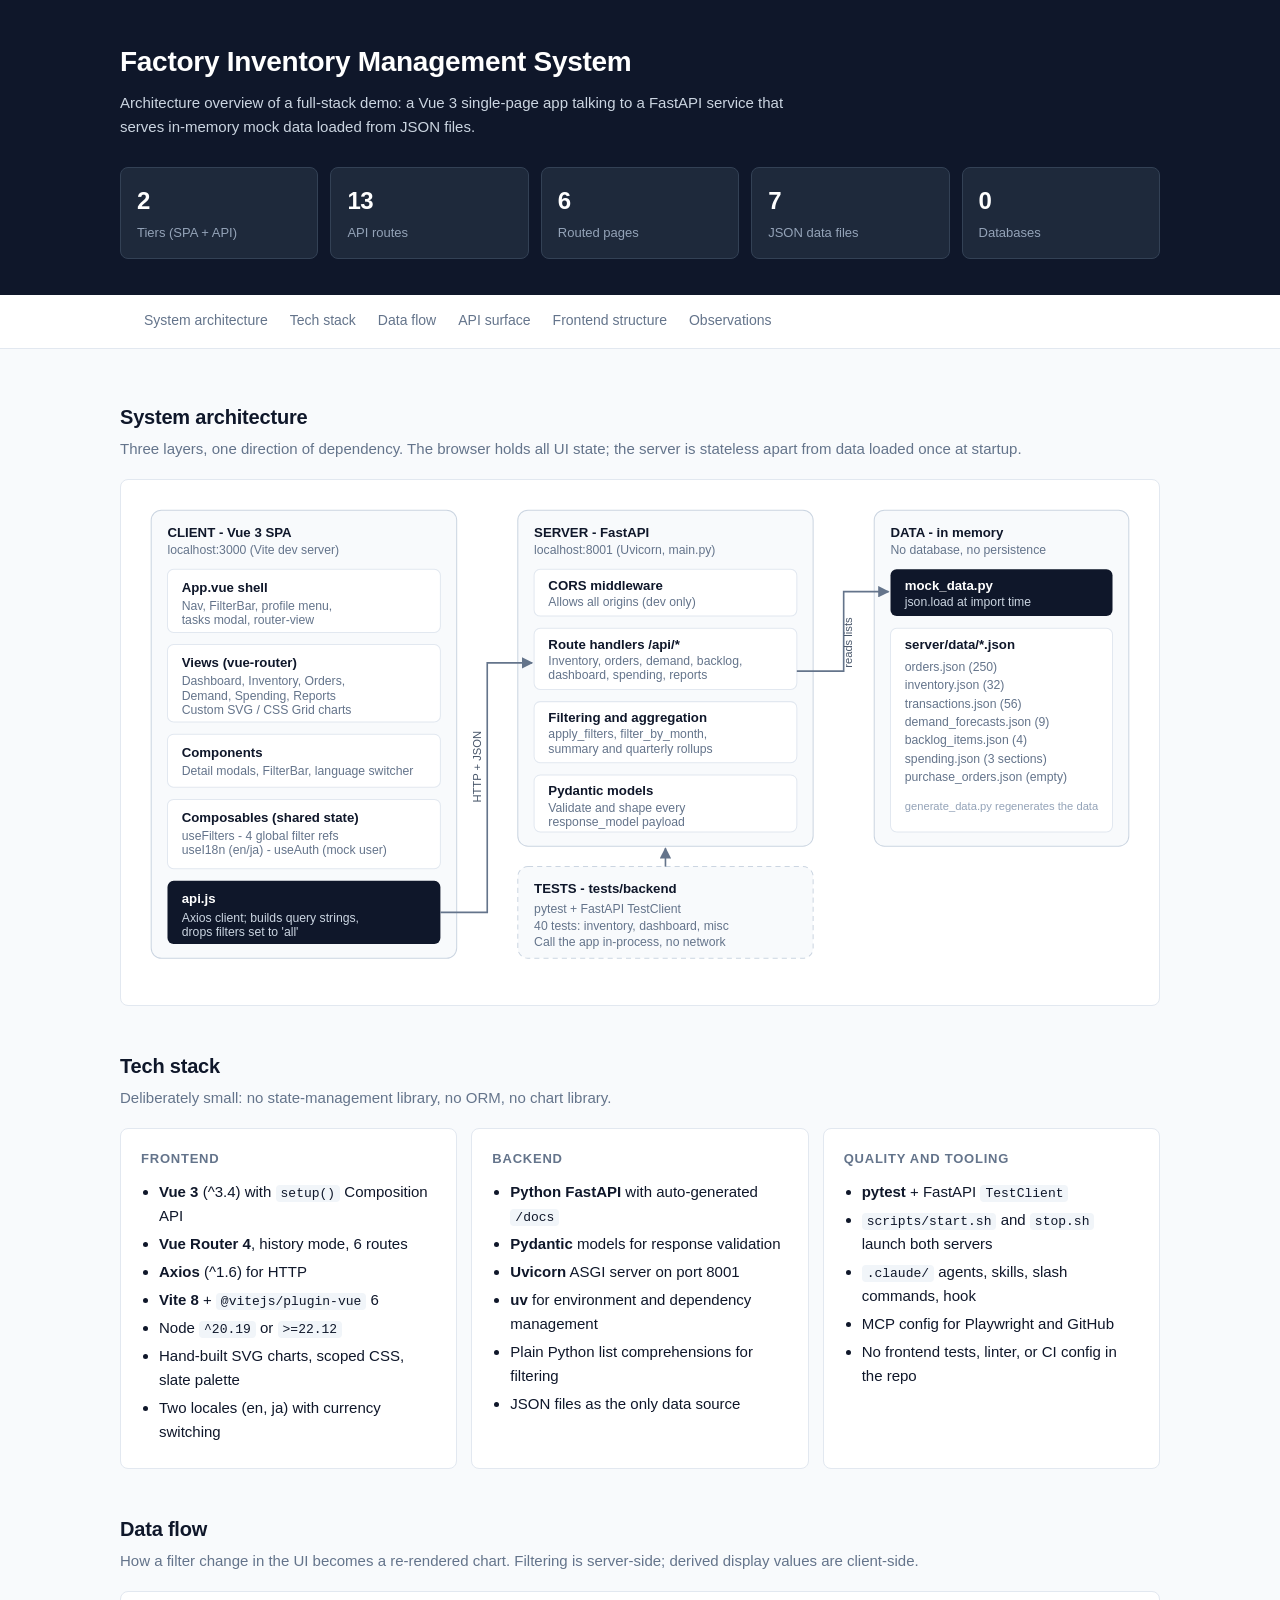
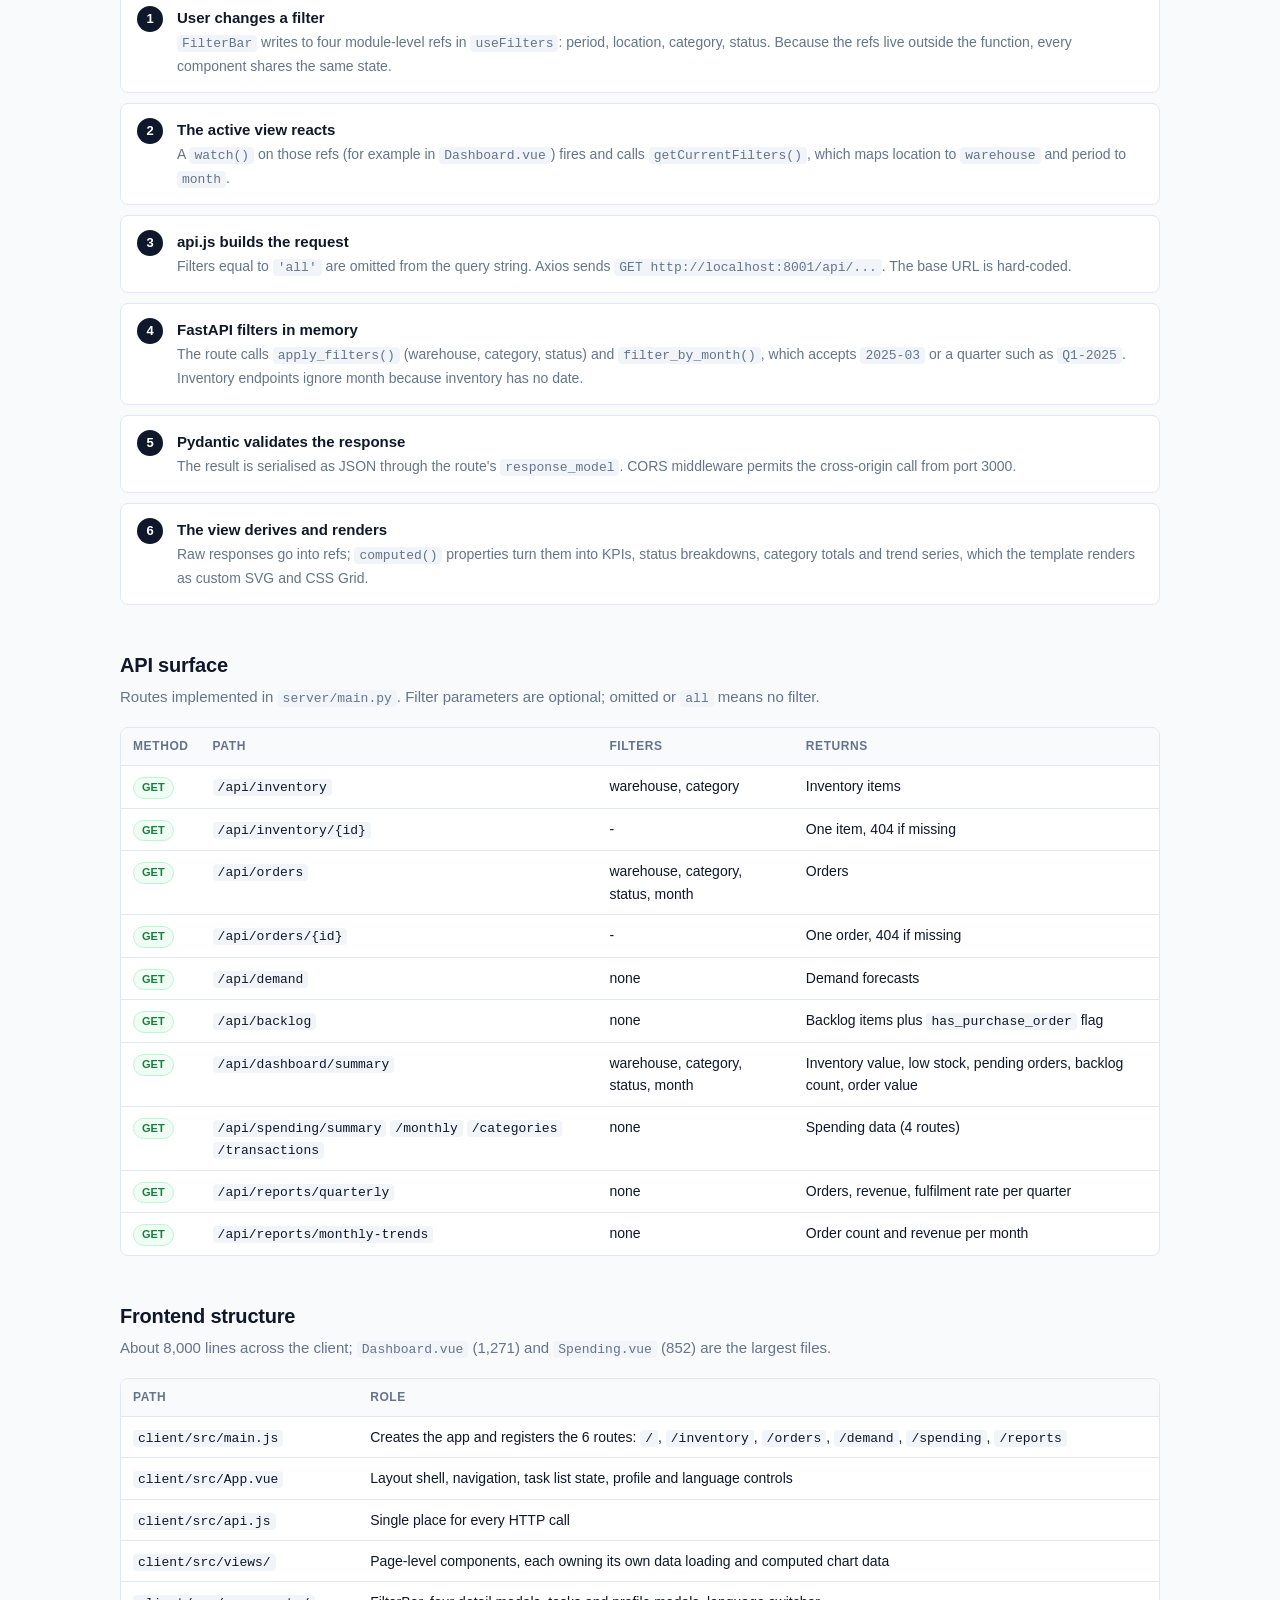
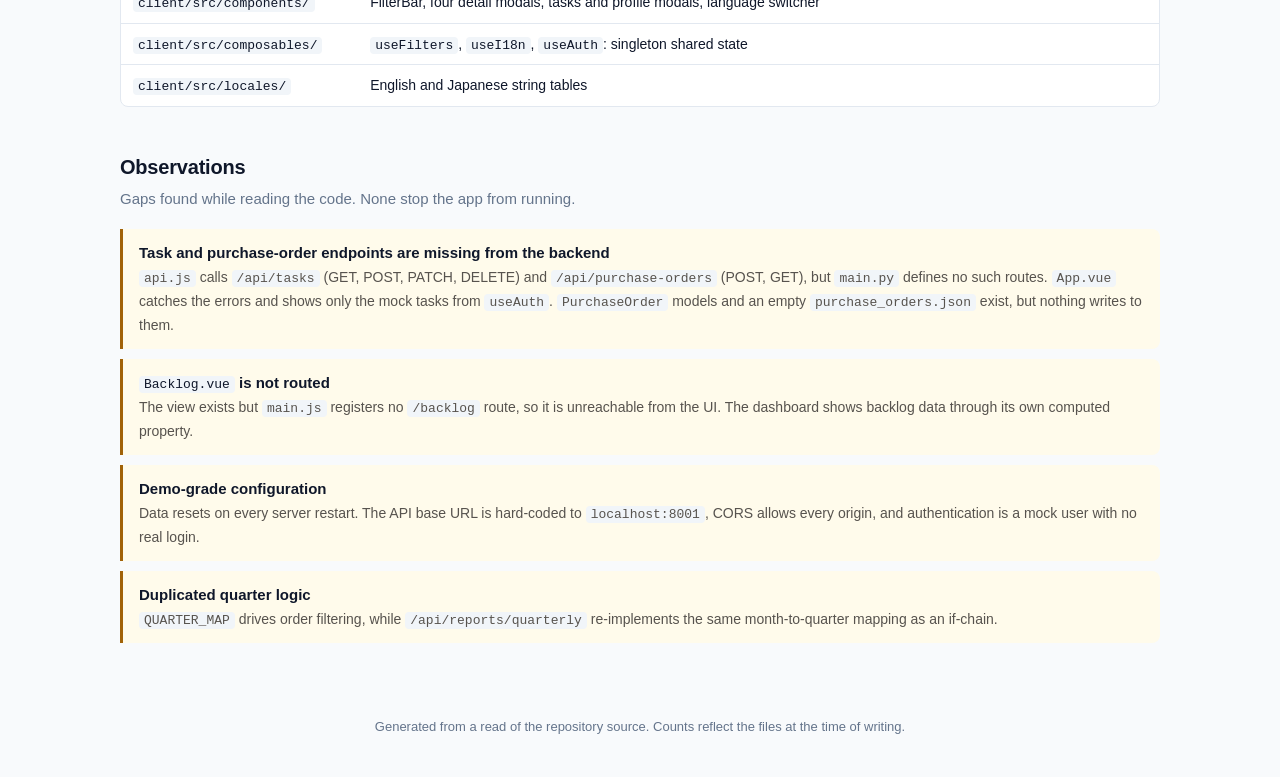
<file: docs/architecture.html>
<!doctype html>
<html lang="en">
<head>
<meta charset="utf-8">
<meta name="viewport" content="width=device-width, initial-scale=1">
<title>Factory Inventory Management - Architecture</title>
<style>
  :root {
    --ink: #0f172a;
    --muted: #64748b;
    --line: #e2e8f0;
    --bg: #f8fafc;
    --card: #ffffff;
    --accent: #1e3a5f;
    --green: #15803d;
    --blue: #1d4ed8;
    --yellow: #a16207;
    --red: #b91c1c;
  }
  * { box-sizing: border-box; }
  body {
    margin: 0;
    background: var(--bg);
    color: var(--ink);
    font: 15px/1.6 -apple-system, BlinkMacSystemFont, "Segoe UI", Roboto, Helvetica, Arial, sans-serif;
  }
  header {
    background: var(--ink);
    color: #fff;
    padding: 40px 24px 36px;
  }
  .wrap { max-width: 1040px; margin: 0 auto; }
  header h1 { margin: 0 0 6px; font-size: 28px; font-weight: 650; letter-spacing: -0.01em; }
  header p { margin: 0; color: #cbd5e1; max-width: 680px; }
  nav { background: var(--card); border-bottom: 1px solid var(--line); position: sticky; top: 0; z-index: 5; }
  nav .wrap { display: flex; gap: 22px; padding: 0 24px; overflow-x: auto; }
  nav a { color: var(--muted); text-decoration: none; padding: 14px 0; font-size: 14px; white-space: nowrap; border-bottom: 2px solid transparent; }
  nav a:hover { color: var(--ink); border-bottom-color: var(--ink); }
  main { padding: 8px 24px 64px; }
  section { margin-top: 44px; }
  h2 { font-size: 20px; margin: 0 0 4px; letter-spacing: -0.01em; }
  .lede { color: var(--muted); margin: 0 0 18px; }
  .card { background: var(--card); border: 1px solid var(--line); border-radius: 8px; padding: 20px; }
  .stats { display: grid; grid-template-columns: repeat(auto-fit, minmax(150px, 1fr)); gap: 12px; margin-top: 28px; }
  .stat { background: var(--card); border: 1px solid var(--line); border-radius: 8px; padding: 14px 16px; }
  .stat b { display: block; font-size: 24px; letter-spacing: -0.02em; }
  .stat span { color: var(--muted); font-size: 13px; }
  .scroll { overflow-x: auto; }
  svg text { font-family: inherit; }
  .grid-3 { display: grid; grid-template-columns: repeat(auto-fit, minmax(290px, 1fr)); gap: 14px; }
  .grid-3 h3 { margin: 0 0 10px; font-size: 13px; text-transform: uppercase; letter-spacing: 0.06em; color: var(--muted); }
  table { width: 100%; border-collapse: collapse; font-size: 14px; }
  th, td { text-align: left; padding: 9px 12px; border-bottom: 1px solid var(--line); vertical-align: top; }
  th { font-size: 12px; text-transform: uppercase; letter-spacing: 0.05em; color: var(--muted); font-weight: 600; background: var(--bg); }
  tr:last-child td { border-bottom: 0; }
  code { font: 13px ui-monospace, SFMono-Regular, Menlo, Consolas, monospace; background: #f1f5f9; padding: 1px 5px; border-radius: 4px; }
  ul.plain { margin: 0; padding-left: 18px; }
  ul.plain li { margin: 4px 0; }
  .tag { display: inline-block; font-size: 11px; font-weight: 600; padding: 1px 8px; border-radius: 999px; border: 1px solid; }
  .tag.get { color: var(--green); border-color: #bbf7d0; background: #f0fdf4; }
  .tag.post { color: var(--blue); border-color: #bfdbfe; background: #eff6ff; }
  .tag.patch { color: var(--yellow); border-color: #fde68a; background: #fefce8; }
  .tag.del { color: var(--red); border-color: #fecaca; background: #fef2f2; }
  .steps { list-style: none; margin: 0; padding: 0; counter-reset: s; }
  .steps li { counter-increment: s; position: relative; padding: 14px 16px 14px 56px; background: var(--card); border: 1px solid var(--line); border-radius: 8px; margin-bottom: 10px; }
  .steps li::before {
    content: counter(s);
    position: absolute; left: 16px; top: 14px;
    width: 26px; height: 26px; border-radius: 50%;
    background: var(--ink); color: #fff; font-size: 13px; font-weight: 600;
    display: flex; align-items: center; justify-content: center;
  }
  .steps b { display: block; }
  .steps span { color: var(--muted); font-size: 14px; }
  .note { border-left: 3px solid var(--yellow); background: #fffbeb; padding: 12px 16px; border-radius: 0 8px 8px 0; margin-bottom: 10px; }
  .note b { display: block; }
  .note span { color: #57534e; font-size: 14px; }
  footer { color: var(--muted); font-size: 13px; text-align: center; padding: 0 24px 40px; }
</style>
</head>
<body>

<header>
  <div class="wrap">
    <h1>Factory Inventory Management System</h1>
    <p>Architecture overview of a full-stack demo: a Vue 3 single-page app talking to a FastAPI service that serves in-memory mock data loaded from JSON files.</p>
    <div class="stats">
      <div class="stat" style="background:#1e293b;border-color:#334155"><b>2</b><span style="color:#94a3b8">Tiers (SPA + API)</span></div>
      <div class="stat" style="background:#1e293b;border-color:#334155"><b>13</b><span style="color:#94a3b8">API routes</span></div>
      <div class="stat" style="background:#1e293b;border-color:#334155"><b>6</b><span style="color:#94a3b8">Routed pages</span></div>
      <div class="stat" style="background:#1e293b;border-color:#334155"><b>7</b><span style="color:#94a3b8">JSON data files</span></div>
      <div class="stat" style="background:#1e293b;border-color:#334155"><b>0</b><span style="color:#94a3b8">Databases</span></div>
    </div>
  </div>
</header>

<nav>
  <div class="wrap">
    <a href="#architecture">System architecture</a>
    <a href="#stack">Tech stack</a>
    <a href="#dataflow">Data flow</a>
    <a href="#api">API surface</a>
    <a href="#frontend">Frontend structure</a>
    <a href="#observations">Observations</a>
  </div>
</nav>

<main>
<div class="wrap">

<section id="architecture">
  <h2>System architecture</h2>
  <p class="lede">Three layers, one direction of dependency. The browser holds all UI state; the server is stateless apart from data loaded once at startup.</p>
  <div class="card scroll">
    <svg viewBox="0 0 980 470" width="100%" style="min-width:820px" role="img" aria-label="System architecture diagram: Vue client, FastAPI server, JSON data files, and pytest tests">
      <defs>
        <marker id="arrow" viewBox="0 0 10 10" refX="9" refY="5" markerWidth="7" markerHeight="7" orient="auto-start-reverse">
          <path d="M0 0L10 5L0 10z" fill="#64748b"/>
        </marker>
      </defs>

      <!-- Client tier -->
      <rect x="10" y="10" width="300" height="440" rx="10" fill="#f8fafc" stroke="#cbd5e1"/>
      <text x="26" y="36" font-size="13" font-weight="700" fill="#0f172a">CLIENT  -  Vue 3 SPA</text>
      <text x="26" y="53" font-size="12" fill="#64748b">localhost:3000  (Vite dev server)</text>

      <rect x="26" y="68" width="268" height="62" rx="6" fill="#fff" stroke="#e2e8f0"/>
      <text x="40" y="90" font-size="13" font-weight="600" fill="#0f172a">App.vue shell</text>
      <text x="40" y="108" font-size="12" fill="#64748b">Nav, FilterBar, profile menu,</text>
      <text x="40" y="122" font-size="12" fill="#64748b">tasks modal, router-view</text>

      <rect x="26" y="142" width="268" height="76" rx="6" fill="#fff" stroke="#e2e8f0"/>
      <text x="40" y="164" font-size="13" font-weight="600" fill="#0f172a">Views (vue-router)</text>
      <text x="40" y="182" font-size="12" fill="#64748b">Dashboard, Inventory, Orders,</text>
      <text x="40" y="196" font-size="12" fill="#64748b">Demand, Spending, Reports</text>
      <text x="40" y="210" font-size="12" fill="#64748b">Custom SVG / CSS Grid charts</text>

      <rect x="26" y="230" width="268" height="52" rx="6" fill="#fff" stroke="#e2e8f0"/>
      <text x="40" y="252" font-size="13" font-weight="600" fill="#0f172a">Components</text>
      <text x="40" y="270" font-size="12" fill="#64748b">Detail modals, FilterBar, language switcher</text>

      <rect x="26" y="294" width="268" height="68" rx="6" fill="#fff" stroke="#e2e8f0"/>
      <text x="40" y="316" font-size="13" font-weight="600" fill="#0f172a">Composables (shared state)</text>
      <text x="40" y="334" font-size="12" fill="#64748b">useFilters  -  4 global filter refs</text>
      <text x="40" y="348" font-size="12" fill="#64748b">useI18n (en/ja)  -  useAuth (mock user)</text>

      <rect x="26" y="374" width="268" height="62" rx="6" fill="#0f172a"/>
      <text x="40" y="396" font-size="13" font-weight="600" fill="#fff">api.js</text>
      <text x="40" y="414" font-size="12" fill="#cbd5e1">Axios client; builds query strings,</text>
      <text x="40" y="428" font-size="12" fill="#cbd5e1">drops filters set to 'all'</text>

      <!-- Server tier -->
      <rect x="370" y="10" width="290" height="330" rx="10" fill="#f8fafc" stroke="#cbd5e1"/>
      <text x="386" y="36" font-size="13" font-weight="700" fill="#0f172a">SERVER  -  FastAPI</text>
      <text x="386" y="53" font-size="12" fill="#64748b">localhost:8001  (Uvicorn, main.py)</text>

      <rect x="386" y="68" width="258" height="46" rx="6" fill="#fff" stroke="#e2e8f0"/>
      <text x="400" y="88" font-size="13" font-weight="600" fill="#0f172a">CORS middleware</text>
      <text x="400" y="104" font-size="12" fill="#64748b">Allows all origins (dev only)</text>

      <rect x="386" y="126" width="258" height="60" rx="6" fill="#fff" stroke="#e2e8f0"/>
      <text x="400" y="146" font-size="13" font-weight="600" fill="#0f172a">Route handlers  /api/*</text>
      <text x="400" y="162" font-size="12" fill="#64748b">Inventory, orders, demand, backlog,</text>
      <text x="400" y="176" font-size="12" fill="#64748b">dashboard, spending, reports</text>

      <rect x="386" y="198" width="258" height="60" rx="6" fill="#fff" stroke="#e2e8f0"/>
      <text x="400" y="218" font-size="13" font-weight="600" fill="#0f172a">Filtering and aggregation</text>
      <text x="400" y="234" font-size="12" fill="#64748b">apply_filters, filter_by_month,</text>
      <text x="400" y="248" font-size="12" fill="#64748b">summary and quarterly rollups</text>

      <rect x="386" y="270" width="258" height="56" rx="6" fill="#fff" stroke="#e2e8f0"/>
      <text x="400" y="290" font-size="13" font-weight="600" fill="#0f172a">Pydantic models</text>
      <text x="400" y="306" font-size="12" fill="#64748b">Validate and shape every</text>
      <text x="400" y="320" font-size="12" fill="#64748b">response_model payload</text>

      <!-- Tests -->
      <rect x="370" y="360" width="290" height="90" rx="10" fill="#f8fafc" stroke="#cbd5e1" stroke-dasharray="5 4"/>
      <text x="386" y="386" font-size="13" font-weight="700" fill="#0f172a">TESTS  -  tests/backend</text>
      <text x="386" y="406" font-size="12" fill="#64748b">pytest + FastAPI TestClient</text>
      <text x="386" y="422" font-size="12" fill="#64748b">40 tests: inventory, dashboard, misc</text>
      <text x="386" y="438" font-size="12" fill="#64748b">Call the app in-process, no network</text>

      <!-- Data tier -->
      <rect x="720" y="10" width="250" height="330" rx="10" fill="#f8fafc" stroke="#cbd5e1"/>
      <text x="736" y="36" font-size="13" font-weight="700" fill="#0f172a">DATA  -  in memory</text>
      <text x="736" y="53" font-size="12" fill="#64748b">No database, no persistence</text>

      <rect x="736" y="68" width="218" height="46" rx="6" fill="#0f172a"/>
      <text x="750" y="88" font-size="13" font-weight="600" fill="#fff">mock_data.py</text>
      <text x="750" y="104" font-size="12" fill="#cbd5e1">json.load at import time</text>

      <rect x="736" y="126" width="218" height="200" rx="6" fill="#fff" stroke="#e2e8f0"/>
      <text x="750" y="146" font-size="13" font-weight="600" fill="#0f172a">server/data/*.json</text>
      <text x="750" y="168" font-size="12" fill="#64748b">orders.json  (250)</text>
      <text x="750" y="186" font-size="12" fill="#64748b">inventory.json  (32)</text>
      <text x="750" y="204" font-size="12" fill="#64748b">transactions.json  (56)</text>
      <text x="750" y="222" font-size="12" fill="#64748b">demand_forecasts.json  (9)</text>
      <text x="750" y="240" font-size="12" fill="#64748b">backlog_items.json  (4)</text>
      <text x="750" y="258" font-size="12" fill="#64748b">spending.json  (3 sections)</text>
      <text x="750" y="276" font-size="12" fill="#64748b">purchase_orders.json  (empty)</text>
      <text x="750" y="304" font-size="11" fill="#94a3b8">generate_data.py regenerates the data</text>

      <!-- Arrows -->
      <path d="M294 405 H340 V160 H384" fill="none" stroke="#64748b" stroke-width="1.6" marker-end="url(#arrow)"/>
      <text x="334" y="262" font-size="11" fill="#475569" transform="rotate(-90 334 262)" text-anchor="middle">HTTP + JSON</text>

      <path d="M644 168 H690 V90 H734" fill="none" stroke="#64748b" stroke-width="1.6" marker-end="url(#arrow)"/>
      <text x="698" y="140" font-size="11" fill="#475569" transform="rotate(-90 698 140)" text-anchor="middle">reads lists</text>

      <path d="M515 360 V342" fill="none" stroke="#64748b" stroke-width="1.6" marker-end="url(#arrow)"/>
    </svg>
  </div>
</section>

<section id="stack">
  <h2>Tech stack</h2>
  <p class="lede">Deliberately small: no state-management library, no ORM, no chart library.</p>
  <div class="grid-3">
    <div class="card">
      <h3>Frontend</h3>
      <ul class="plain">
        <li><b>Vue 3</b> (^3.4) with <code>setup()</code> Composition API</li>
        <li><b>Vue Router 4</b>, history mode, 6 routes</li>
        <li><b>Axios</b> (^1.6) for HTTP</li>
        <li><b>Vite 8</b> + <code>@vitejs/plugin-vue</code> 6</li>
        <li>Node <code>^20.19</code> or <code>&gt;=22.12</code></li>
        <li>Hand-built SVG charts, scoped CSS, slate palette</li>
        <li>Two locales (en, ja) with currency switching</li>
      </ul>
    </div>
    <div class="card">
      <h3>Backend</h3>
      <ul class="plain">
        <li><b>Python FastAPI</b> with auto-generated <code>/docs</code></li>
        <li><b>Pydantic</b> models for response validation</li>
        <li><b>Uvicorn</b> ASGI server on port 8001</li>
        <li><b>uv</b> for environment and dependency management</li>
        <li>Plain Python list comprehensions for filtering</li>
        <li>JSON files as the only data source</li>
      </ul>
    </div>
    <div class="card">
      <h3>Quality and tooling</h3>
      <ul class="plain">
        <li><b>pytest</b> + FastAPI <code>TestClient</code></li>
        <li><code>scripts/start.sh</code> and <code>stop.sh</code> launch both servers</li>
        <li><code>.claude/</code> agents, skills, slash commands, hook</li>
        <li>MCP config for Playwright and GitHub</li>
        <li>No frontend tests, linter, or CI config in the repo</li>
      </ul>
    </div>
  </div>
</section>

<section id="dataflow">
  <h2>Data flow</h2>
  <p class="lede">How a filter change in the UI becomes a re-rendered chart. Filtering is server-side; derived display values are client-side.</p>
  <ol class="steps">
    <li>
      <b>User changes a filter</b>
      <span><code>FilterBar</code> writes to four module-level refs in <code>useFilters</code>: period, location, category, status. Because the refs live outside the function, every component shares the same state.</span>
    </li>
    <li>
      <b>The active view reacts</b>
      <span>A <code>watch()</code> on those refs (for example in <code>Dashboard.vue</code>) fires and calls <code>getCurrentFilters()</code>, which maps location to <code>warehouse</code> and period to <code>month</code>.</span>
    </li>
    <li>
      <b>api.js builds the request</b>
      <span>Filters equal to <code>'all'</code> are omitted from the query string. Axios sends <code>GET http://localhost:8001/api/...</code>. The base URL is hard-coded.</span>
    </li>
    <li>
      <b>FastAPI filters in memory</b>
      <span>The route calls <code>apply_filters()</code> (warehouse, category, status) and <code>filter_by_month()</code>, which accepts <code>2025-03</code> or a quarter such as <code>Q1-2025</code>. Inventory endpoints ignore month because inventory has no date.</span>
    </li>
    <li>
      <b>Pydantic validates the response</b>
      <span>The result is serialised as JSON through the route's <code>response_model</code>. CORS middleware permits the cross-origin call from port 3000.</span>
    </li>
    <li>
      <b>The view derives and renders</b>
      <span>Raw responses go into refs; <code>computed()</code> properties turn them into KPIs, status breakdowns, category totals and trend series, which the template renders as custom SVG and CSS Grid.</span>
    </li>
  </ol>
</section>

<section id="api">
  <h2>API surface</h2>
  <p class="lede">Routes implemented in <code>server/main.py</code>. Filter parameters are optional; omitted or <code>all</code> means no filter.</p>
  <div class="card scroll" style="padding:0">
    <table>
      <thead><tr><th>Method</th><th>Path</th><th>Filters</th><th>Returns</th></tr></thead>
      <tbody>
        <tr><td><span class="tag get">GET</span></td><td><code>/api/inventory</code></td><td>warehouse, category</td><td>Inventory items</td></tr>
        <tr><td><span class="tag get">GET</span></td><td><code>/api/inventory/{id}</code></td><td>-</td><td>One item, 404 if missing</td></tr>
        <tr><td><span class="tag get">GET</span></td><td><code>/api/orders</code></td><td>warehouse, category, status, month</td><td>Orders</td></tr>
        <tr><td><span class="tag get">GET</span></td><td><code>/api/orders/{id}</code></td><td>-</td><td>One order, 404 if missing</td></tr>
        <tr><td><span class="tag get">GET</span></td><td><code>/api/demand</code></td><td>none</td><td>Demand forecasts</td></tr>
        <tr><td><span class="tag get">GET</span></td><td><code>/api/backlog</code></td><td>none</td><td>Backlog items plus <code>has_purchase_order</code> flag</td></tr>
        <tr><td><span class="tag get">GET</span></td><td><code>/api/dashboard/summary</code></td><td>warehouse, category, status, month</td><td>Inventory value, low stock, pending orders, backlog count, order value</td></tr>
        <tr><td><span class="tag get">GET</span></td><td><code>/api/spending/summary</code> <code>/monthly</code> <code>/categories</code> <code>/transactions</code></td><td>none</td><td>Spending data (4 routes)</td></tr>
        <tr><td><span class="tag get">GET</span></td><td><code>/api/reports/quarterly</code></td><td>none</td><td>Orders, revenue, fulfilment rate per quarter</td></tr>
        <tr><td><span class="tag get">GET</span></td><td><code>/api/reports/monthly-trends</code></td><td>none</td><td>Order count and revenue per month</td></tr>
      </tbody>
    </table>
  </div>
</section>

<section id="frontend">
  <h2>Frontend structure</h2>
  <p class="lede">About 8,000 lines across the client; <code>Dashboard.vue</code> (1,271) and <code>Spending.vue</code> (852) are the largest files.</p>
  <div class="card scroll" style="padding:0">
    <table>
      <thead><tr><th>Path</th><th>Role</th></tr></thead>
      <tbody>
        <tr><td><code>client/src/main.js</code></td><td>Creates the app and registers the 6 routes: <code>/</code>, <code>/inventory</code>, <code>/orders</code>, <code>/demand</code>, <code>/spending</code>, <code>/reports</code></td></tr>
        <tr><td><code>client/src/App.vue</code></td><td>Layout shell, navigation, task list state, profile and language controls</td></tr>
        <tr><td><code>client/src/api.js</code></td><td>Single place for every HTTP call</td></tr>
        <tr><td><code>client/src/views/</code></td><td>Page-level components, each owning its own data loading and computed chart data</td></tr>
        <tr><td><code>client/src/components/</code></td><td>FilterBar, four detail modals, tasks and profile modals, language switcher</td></tr>
        <tr><td><code>client/src/composables/</code></td><td><code>useFilters</code>, <code>useI18n</code>, <code>useAuth</code>: singleton shared state</td></tr>
        <tr><td><code>client/src/locales/</code></td><td>English and Japanese string tables</td></tr>
      </tbody>
    </table>
  </div>
</section>

<section id="observations">
  <h2>Observations</h2>
  <p class="lede">Gaps found while reading the code. None stop the app from running.</p>
  <div class="note">
    <b>Task and purchase-order endpoints are missing from the backend</b>
    <span><code>api.js</code> calls <code>/api/tasks</code> (GET, POST, PATCH, DELETE) and <code>/api/purchase-orders</code> (POST, GET), but <code>main.py</code> defines no such routes. <code>App.vue</code> catches the errors and shows only the mock tasks from <code>useAuth</code>. <code>PurchaseOrder</code> models and an empty <code>purchase_orders.json</code> exist, but nothing writes to them.</span>
  </div>
  <div class="note">
    <b><code>Backlog.vue</code> is not routed</b>
    <span>The view exists but <code>main.js</code> registers no <code>/backlog</code> route, so it is unreachable from the UI. The dashboard shows backlog data through its own computed property.</span>
  </div>
  <div class="note">
    <b>Demo-grade configuration</b>
    <span>Data resets on every server restart. The API base URL is hard-coded to <code>localhost:8001</code>, CORS allows every origin, and authentication is a mock user with no real login.</span>
  </div>
  <div class="note">
    <b>Duplicated quarter logic</b>
    <span><code>QUARTER_MAP</code> drives order filtering, while <code>/api/reports/quarterly</code> re-implements the same month-to-quarter mapping as an if-chain.</span>
  </div>
</section>

</div>
</main>

<footer>Generated from a read of the repository source. Counts reflect the files at the time of writing.</footer>

</body>
</html>
</file>
